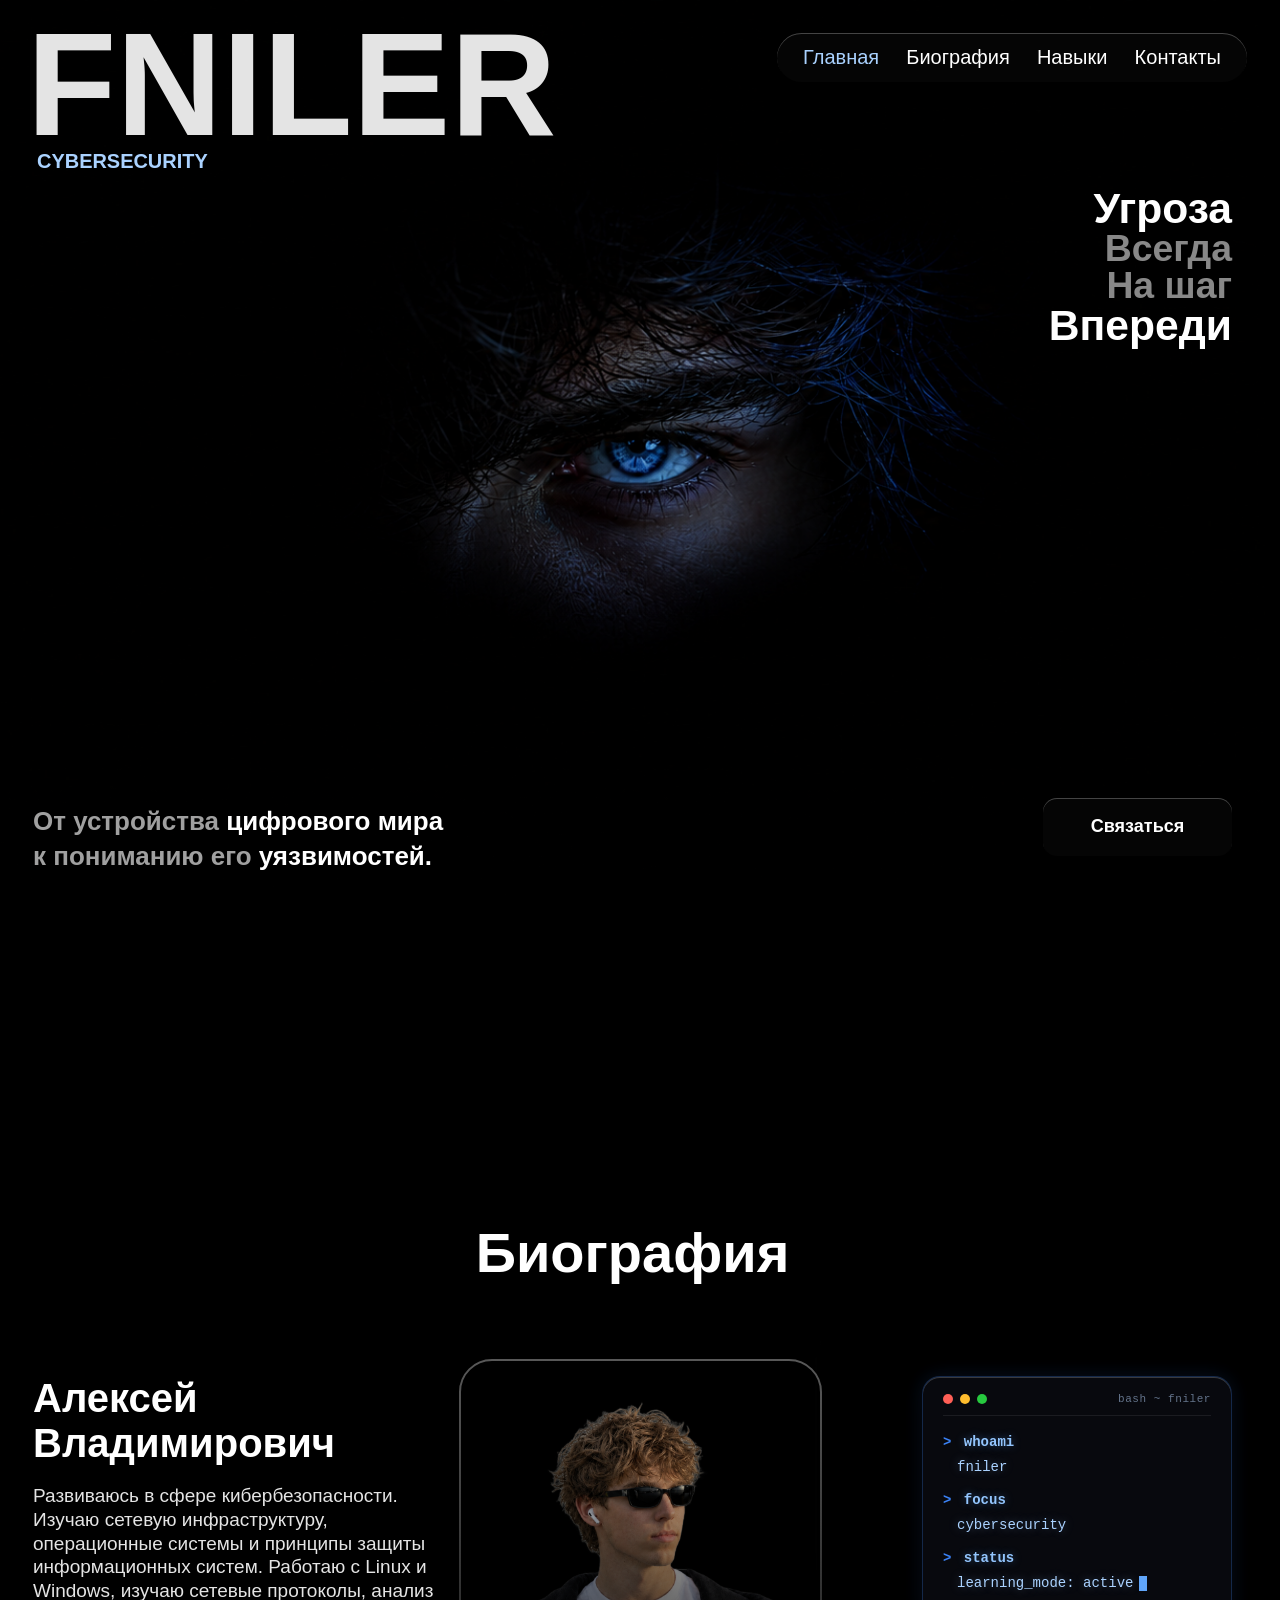
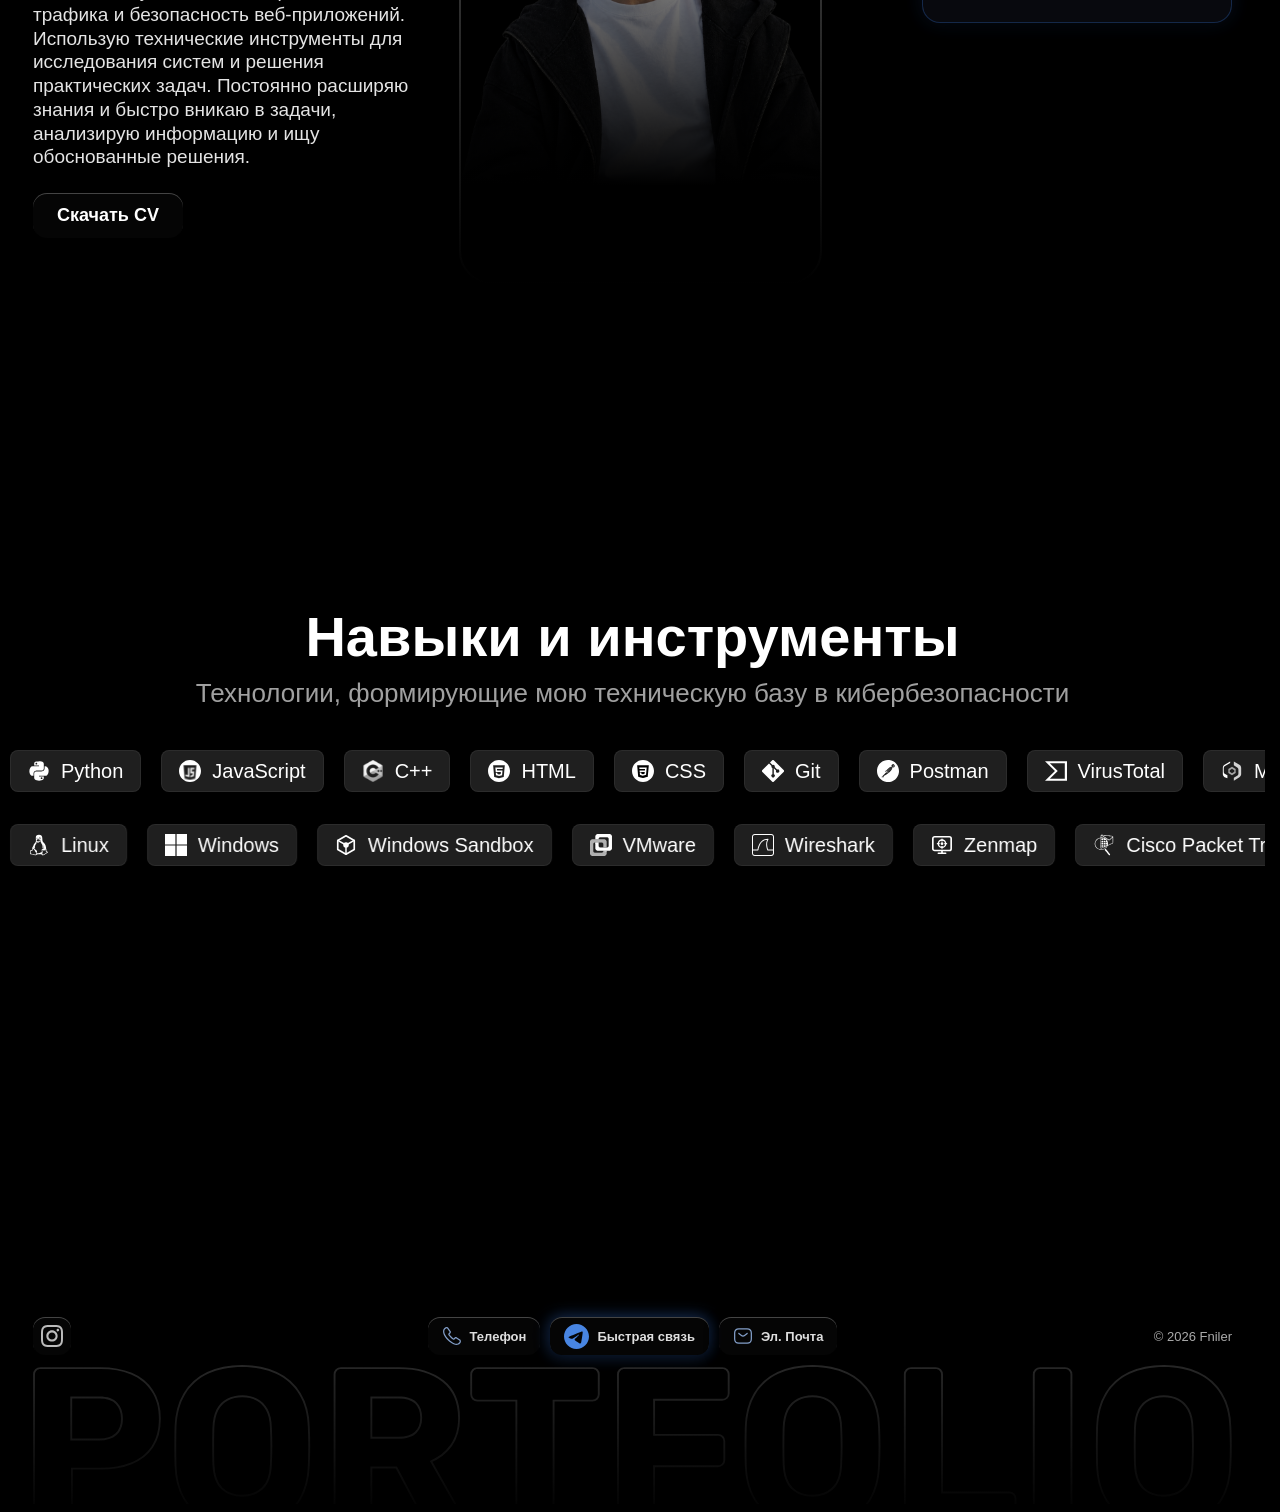
<file: index.html>
<!DOCTYPE html>
<html lang="ru">
<head>
    <meta charset="UTF-8">
    <meta name="viewport" content="width=device-width, initial-scale=1.0">
    <meta http-equiv="Content-Security-Policy" content="default-src 'self'; script-src 'self' 'unsafe-inline' https://mc.yandex.ru https://www.googletagmanager.com; style-src 'self' 'unsafe-inline' https://fonts.googleapis.com; font-src 'self' https://fonts.gstatic.com; img-src 'self' data: https:; connect-src 'self' https://mc.yandex.ru https://www.google-analytics.com; object-src 'none'; base-uri 'self';">
    <meta http-equiv="Permissions-Policy" content="camera=(), microphone=(), geolocation=(), payment=(), usb=()">
    <meta name="referrer" content="strict-origin-when-cross-origin">
    <meta name="description" content="Портфолио FNILER — специалист по кибербезопасности. Исследование систем, анализ сетевой инфраструктуры и защита веб-приложений.">
    <meta name="keywords" content="FNILER, кибербезопасность, cybersecurity, портфолио, информационная безопасность">
    <meta name="author" content="Fniler">
    <link rel="canonical" href="https://fniler.github.io/cybersecport/">
    <meta property="og:title" content="FNILER — Cybersecurity Portfolio">
    <meta property="og:description" content="От устройства цифрового мира к пониманию его уязвимостей.">
    <meta property="og:type" content="website">
    <meta property="og:url" content="https://fniler.github.io/cybersecport/">
    <meta property="og:image" content="https://fniler.github.io/cybersecport/res/imgbackg.png">
    <meta name="twitter:card" content="summary_large_image">
    <link rel="icon" type="image/svg+xml" href="favicon.svg">
    <meta name="google-site-verification" content="qoK2780CLeRFeyREnGXswpW5UXPVj-ybcR8awYq_tNg" />
    <title>FNILER — Cybersecurity</title>
    <link rel="stylesheet" href="style.css?v=23">
    <link rel="preconnect" href="https://fonts.googleapis.com">
    <link rel="preconnect" href="https://fonts.gstatic.com" crossorigin>
    <link href="https://fonts.googleapis.com/css2?family=Rubik:wght@400;500;600;700&family=Schibsted+Grotesk:wght@400;500;600;700&display=swap" rel="stylesheet">
</head>
<body>

    <!-- ШАПКА -->
    <header class="shapka">
        <nav class="menu" aria-label="Основная навигация">
            <ul class="menu-list">
                <li><a class="menu-link" href="#home">Главная</a></li>
                <li><a class="menu-link" href="#biography">Биография</a></li>
                <li><a class="menu-link" href="#skills">Навыки</a></li>
                <li><a class="menu-link" href="#contacts">Контакты</a></li>
            </ul>
        </nav>
    </header>

    <!-- УВЕДОМЛЕНИЕ -->
    <div id="toast" class="toast" role="status" aria-live="polite">
        <svg class="toast-icon" viewBox="0 0 24 24" aria-hidden="true"><path d="M20 6 9 17l-5-5"/></svg>
        <span class="toast-text">Скопировано</span>
    </div>

    <main>

        <!-- ХЕРО -->
        <section id="home" class="hero">
            <img class="hero-bg" src="res/imgbackg.png" alt="">

            <div class="hero-brand">
                <h1 class="hero-title">FNILER</h1>
                <p class="hero-sub">CYBERSECURITY</p>
            </div>

            <p class="slogan">
                <span class="slogan-line slogan-line--white">Угроза</span>
                <span class="slogan-line slogan-line--gray">Всегда</span>
                <span class="slogan-line slogan-line--gray">На шаг</span>
                <span class="slogan-line slogan-line--white">Впереди</span>
            </p>

            <p class="hero-text">
                От устройства <span>цифрового мира</span><br>
                к пониманию его <span>уязвимостей.</span>
            </p>

            <a class="contact-btn" href="#contacts">Связаться</a>
        </section>


        <!-- БИОГРАФИЯ -->
        <section id="biography" class="bio">
            <h2 class="bio-title">Биография</h2>

            <div class="bio-row">

                <div class="bio-info">
                    <h3 class="bio-name">Алексей Владимирович</h3>

                    <p class="bio-text">
                        Развиваюсь в сфере кибербезопасности. Изучаю сетевую инфраструктуру,
                        операционные системы и принципы защиты информационных систем.
                        Работаю с Linux и Windows, изучаю сетевые протоколы, анализ трафика
                        и безопасность веб-приложений. Использую технические инструменты
                        для исследования систем и решения практических задач.
                        Постоянно расширяю знания и быстро вникаю в задачи, анализирую
                        информацию и ищу обоснованные решения.
                    </p>

                    <a class="cv-btn" href="res/CV_Grudino.pdf" download="CV_Grudino.pdf">Скачать CV</a>
                </div>

                <figure class="bio-photo">
                    <img src="res/biography-photo.svg" alt="Алексей Владимирович">
                </figure>

                <div class="bio-terminal" aria-label="Терминал">
                    <div class="terminal-header">
                        <div class="terminal-dots">
                            <span class="terminal-dot terminal-dot--red"></span>
                            <span class="terminal-dot terminal-dot--yellow"></span>
                            <span class="terminal-dot terminal-dot--green"></span>
                        </div>
                        <span class="terminal-title">bash ~ fniler</span>
                    </div>
                    <div class="terminal-body">
                        <p class="terminal-line"><span class="terminal-prompt">&gt;</span> <span class="terminal-cmd">whoami</span></p>
                        <p class="terminal-out">fniler</p>
                        <p class="terminal-line"><span class="terminal-prompt">&gt;</span> <span class="terminal-cmd">focus</span></p>
                        <p class="terminal-out">cybersecurity</p>
                        <p class="terminal-line"><span class="terminal-prompt">&gt;</span> <span class="terminal-cmd">status</span></p>
                        <p class="terminal-out">learning_mode: active<span class="terminal-cursor"></span></p>
                    </div>
                </div>

            </div>
        </section>


        <!-- НАВЫКИ -->
        <section id="skills" class="skills">
            <h2 class="skills-title">Навыки и инструменты</h2>
            <p class="skills-sub">Технологии, формирующие мою техническую базу в кибербезопасности</p>

            <div class="marquee">
                <div class="marquee-track">
                    <ul class="marquee-list">
                        <li class="skill" style="--skill-glow: 59, 142, 237">
                            <img class="skill-icon" src="res/python.svg" alt="">
                            Python
                        </li>
                        <li class="skill" style="--skill-glow: 255, 222, 33">
                            <img class="skill-icon" src="res/js.svg" alt="">
                            JavaScript
                        </li>
                        <li class="skill" style="--skill-glow: 14, 132, 232">
                            <img class="skill-icon" src="res/c++.svg" alt="">
                            C++
                        </li>
                        <li class="skill" style="--skill-glow: 255, 87, 34">
                            <img class="skill-icon" src="res/html.svg" alt="">
                            HTML
                        </li>
                        <li class="skill" style="--skill-glow: 33, 150, 243">
                            <img class="skill-icon" src="res/css.svg" alt="">
                            CSS
                        </li>
                        <li class="skill" style="--skill-glow: 240, 80, 50">
                            <img class="skill-icon" src="res/git.svg" alt="">
                            Git
                        </li>
                        <li class="skill" style="--skill-glow: 255, 108, 55">
                            <img class="skill-icon" src="res/postman.svg" alt="">
                            Postman
                        </li>
                        <li class="skill" style="--skill-glow: 57, 78, 255">
                            <img class="skill-icon" src="res/virustotal.svg" alt="">
                            VirusTotal
                        </li>
                        <li class="skill" style="--skill-glow: 0, 120, 212">
                            <img class="skill-icon" src="res/m365.svg" alt="">
                            Microsoft 365
                        </li>
                        <li class="skill" style="--skill-glow: 246, 130, 31">
                            <img class="skill-icon" src="res/cloudflare.svg" alt="">
                            Cloudflare
                        </li>
                        <li class="skill" style="--skill-glow: 255, 75, 60">
                            <img class="skill-icon" src="res/mitre.svg" alt="">
                            MITRE ATT&CK
                        </li>
                    </ul>
<ul class="marquee-list" aria-hidden="true">
                        <li class="skill" style="--skill-glow: 59, 142, 237">
                            <img class="skill-icon" src="res/python.svg" alt="">
                            Python
                        </li>
                        <li class="skill" style="--skill-glow: 255, 222, 33">
                            <img class="skill-icon" src="res/js.svg" alt="">
                            JavaScript
                        </li>
                        <li class="skill" style="--skill-glow: 14, 132, 232">
                            <img class="skill-icon" src="res/c++.svg" alt="">
                            C++
                        </li>
                        <li class="skill" style="--skill-glow: 255, 87, 34">
                            <img class="skill-icon" src="res/html.svg" alt="">
                            HTML
                        </li>
                        <li class="skill" style="--skill-glow: 33, 150, 243">
                            <img class="skill-icon" src="res/css.svg" alt="">
                            CSS
                        </li>
                        <li class="skill" style="--skill-glow: 240, 80, 50">
                            <img class="skill-icon" src="res/git.svg" alt="">
                            Git
                        </li>
                        <li class="skill" style="--skill-glow: 255, 108, 55">
                            <img class="skill-icon" src="res/postman.svg" alt="">
                            Postman
                        </li>
                        <li class="skill" style="--skill-glow: 57, 78, 255">
                            <img class="skill-icon" src="res/virustotal.svg" alt="">
                            VirusTotal
                        </li>
                        <li class="skill" style="--skill-glow: 0, 120, 212">
                            <img class="skill-icon" src="res/m365.svg" alt="">
                            Microsoft 365
                        </li>
                        <li class="skill" style="--skill-glow: 246, 130, 31">
                            <img class="skill-icon" src="res/cloudflare.svg" alt="">
                            Cloudflare
                        </li>
                        <li class="skill" style="--skill-glow: 255, 75, 60">
                            <img class="skill-icon" src="res/mitre.svg" alt="">
                            MITRE ATT&CK
                        </li>
                    </ul>
<ul class="marquee-list" aria-hidden="true">
                        <li class="skill" style="--skill-glow: 59, 142, 237">
                            <img class="skill-icon" src="res/python.svg" alt="">
                            Python
                        </li>
                        <li class="skill" style="--skill-glow: 255, 222, 33">
                            <img class="skill-icon" src="res/js.svg" alt="">
                            JavaScript
                        </li>
                        <li class="skill" style="--skill-glow: 14, 132, 232">
                            <img class="skill-icon" src="res/c++.svg" alt="">
                            C++
                        </li>
                        <li class="skill" style="--skill-glow: 255, 87, 34">
                            <img class="skill-icon" src="res/html.svg" alt="">
                            HTML
                        </li>
                        <li class="skill" style="--skill-glow: 33, 150, 243">
                            <img class="skill-icon" src="res/css.svg" alt="">
                            CSS
                        </li>
                        <li class="skill" style="--skill-glow: 240, 80, 50">
                            <img class="skill-icon" src="res/git.svg" alt="">
                            Git
                        </li>
                        <li class="skill" style="--skill-glow: 255, 108, 55">
                            <img class="skill-icon" src="res/postman.svg" alt="">
                            Postman
                        </li>
                        <li class="skill" style="--skill-glow: 57, 78, 255">
                            <img class="skill-icon" src="res/virustotal.svg" alt="">
                            VirusTotal
                        </li>
                        <li class="skill" style="--skill-glow: 0, 120, 212">
                            <img class="skill-icon" src="res/m365.svg" alt="">
                            Microsoft 365
                        </li>
                        <li class="skill" style="--skill-glow: 246, 130, 31">
                            <img class="skill-icon" src="res/cloudflare.svg" alt="">
                            Cloudflare
                        </li>
                        <li class="skill" style="--skill-glow: 255, 75, 60">
                            <img class="skill-icon" src="res/mitre.svg" alt="">
                            MITRE ATT&CK
                        </li>
                    </ul>
<ul class="marquee-list" aria-hidden="true">
                        <li class="skill" style="--skill-glow: 59, 142, 237">
                            <img class="skill-icon" src="res/python.svg" alt="">
                            Python
                        </li>
                        <li class="skill" style="--skill-glow: 255, 222, 33">
                            <img class="skill-icon" src="res/js.svg" alt="">
                            JavaScript
                        </li>
                        <li class="skill" style="--skill-glow: 14, 132, 232">
                            <img class="skill-icon" src="res/c++.svg" alt="">
                            C++
                        </li>
                        <li class="skill" style="--skill-glow: 255, 87, 34">
                            <img class="skill-icon" src="res/html.svg" alt="">
                            HTML
                        </li>
                        <li class="skill" style="--skill-glow: 33, 150, 243">
                            <img class="skill-icon" src="res/css.svg" alt="">
                            CSS
                        </li>
                        <li class="skill" style="--skill-glow: 240, 80, 50">
                            <img class="skill-icon" src="res/git.svg" alt="">
                            Git
                        </li>
                        <li class="skill" style="--skill-glow: 255, 108, 55">
                            <img class="skill-icon" src="res/postman.svg" alt="">
                            Postman
                        </li>
                        <li class="skill" style="--skill-glow: 57, 78, 255">
                            <img class="skill-icon" src="res/virustotal.svg" alt="">
                            VirusTotal
                        </li>
                        <li class="skill" style="--skill-glow: 0, 120, 212">
                            <img class="skill-icon" src="res/m365.svg" alt="">
                            Microsoft 365
                        </li>
                        <li class="skill" style="--skill-glow: 246, 130, 31">
                            <img class="skill-icon" src="res/cloudflare.svg" alt="">
                            Cloudflare
                        </li>
                        <li class="skill" style="--skill-glow: 255, 75, 60">
                            <img class="skill-icon" src="res/mitre.svg" alt="">
                            MITRE ATT&CK
                        </li>
                    </ul>
                </div>
            </div>

            <div class="marquee marquee--reverse">
                <div class="marquee-track">
                    <ul class="marquee-list">
                        <li class="skill" style="--skill-glow: 255, 209, 43">
                            <img class="skill-icon" src="res/linux.svg" alt="">
                            Linux
                        </li>
                        <li class="skill" style="--skill-glow: 0, 173, 239">
                            <img class="skill-icon" src="res/windows.svg" alt="">
                            Windows
                        </li>
                        <li class="skill" style="--skill-glow: 0, 120, 215">
                            <img class="skill-icon" src="res/sandbox.svg" alt="">
                            Windows Sandbox
                        </li>
                        <li class="skill" style="--skill-glow: 0, 155, 232">
                            <img class="skill-icon" src="res/vmware.svg" alt="">
                            VMware
                        </li>
                        <li class="skill" style="--skill-glow: 22, 140, 230">
                            <img class="skill-icon" src="res/wireshark.svg" alt="">
                            Wireshark
                        </li>
                        <li class="skill" style="--skill-glow: 52, 211, 153">
                            <img class="skill-icon" src="res/zenmap.svg" alt="">
                            Zenmap
                        </li>
                        <li class="skill" style="--skill-glow: 4, 159, 217">
                            <img class="skill-icon" src="res/cisco.svg" alt="">
                            Cisco Packet Tracer
                        </li>
                        <li class="skill" style="--skill-glow: 16, 185, 129">
                            <img class="skill-icon" src="res/veracrypt.svg" alt="">
                            VeraCrypt
                        </li>
                        <li class="skill" style="--skill-glow: 245, 158, 11">
                            <img class="skill-icon" src="res/kleopatra.svg" alt="">
                            Kleopatra
                        </li>
                        <li class="skill" style="--skill-glow: 240, 240, 255">
                            <img class="skill-icon" src="res/Github.svg" alt="">
                            GitHub
                        </li>
                    </ul>
<ul class="marquee-list" aria-hidden="true">
                        <li class="skill" style="--skill-glow: 255, 209, 43">
                            <img class="skill-icon" src="res/linux.svg" alt="">
                            Linux
                        </li>
                        <li class="skill" style="--skill-glow: 0, 173, 239">
                            <img class="skill-icon" src="res/windows.svg" alt="">
                            Windows
                        </li>
                        <li class="skill" style="--skill-glow: 0, 120, 215">
                            <img class="skill-icon" src="res/sandbox.svg" alt="">
                            Windows Sandbox
                        </li>
                        <li class="skill" style="--skill-glow: 0, 155, 232">
                            <img class="skill-icon" src="res/vmware.svg" alt="">
                            VMware
                        </li>
                        <li class="skill" style="--skill-glow: 22, 140, 230">
                            <img class="skill-icon" src="res/wireshark.svg" alt="">
                            Wireshark
                        </li>
                        <li class="skill" style="--skill-glow: 52, 211, 153">
                            <img class="skill-icon" src="res/zenmap.svg" alt="">
                            Zenmap
                        </li>
                        <li class="skill" style="--skill-glow: 4, 159, 217">
                            <img class="skill-icon" src="res/cisco.svg" alt="">
                            Cisco Packet Tracer
                        </li>
                        <li class="skill" style="--skill-glow: 16, 185, 129">
                            <img class="skill-icon" src="res/veracrypt.svg" alt="">
                            VeraCrypt
                        </li>
                        <li class="skill" style="--skill-glow: 245, 158, 11">
                            <img class="skill-icon" src="res/kleopatra.svg" alt="">
                            Kleopatra
                        </li>
                        <li class="skill" style="--skill-glow: 240, 240, 255">
                            <img class="skill-icon" src="res/Github.svg" alt="">
                            GitHub
                        </li>
                    </ul>
<ul class="marquee-list" aria-hidden="true">
                        <li class="skill" style="--skill-glow: 255, 209, 43">
                            <img class="skill-icon" src="res/linux.svg" alt="">
                            Linux
                        </li>
                        <li class="skill" style="--skill-glow: 0, 173, 239">
                            <img class="skill-icon" src="res/windows.svg" alt="">
                            Windows
                        </li>
                        <li class="skill" style="--skill-glow: 0, 120, 215">
                            <img class="skill-icon" src="res/sandbox.svg" alt="">
                            Windows Sandbox
                        </li>
                        <li class="skill" style="--skill-glow: 0, 155, 232">
                            <img class="skill-icon" src="res/vmware.svg" alt="">
                            VMware
                        </li>
                        <li class="skill" style="--skill-glow: 22, 140, 230">
                            <img class="skill-icon" src="res/wireshark.svg" alt="">
                            Wireshark
                        </li>
                        <li class="skill" style="--skill-glow: 52, 211, 153">
                            <img class="skill-icon" src="res/zenmap.svg" alt="">
                            Zenmap
                        </li>
                        <li class="skill" style="--skill-glow: 4, 159, 217">
                            <img class="skill-icon" src="res/cisco.svg" alt="">
                            Cisco Packet Tracer
                        </li>
                        <li class="skill" style="--skill-glow: 16, 185, 129">
                            <img class="skill-icon" src="res/veracrypt.svg" alt="">
                            VeraCrypt
                        </li>
                        <li class="skill" style="--skill-glow: 245, 158, 11">
                            <img class="skill-icon" src="res/kleopatra.svg" alt="">
                            Kleopatra
                        </li>
                        <li class="skill" style="--skill-glow: 240, 240, 255">
                            <img class="skill-icon" src="res/Github.svg" alt="">
                            GitHub
                        </li>
                    </ul>
<ul class="marquee-list" aria-hidden="true">
                        <li class="skill" style="--skill-glow: 255, 209, 43">
                            <img class="skill-icon" src="res/linux.svg" alt="">
                            Linux
                        </li>
                        <li class="skill" style="--skill-glow: 0, 173, 239">
                            <img class="skill-icon" src="res/windows.svg" alt="">
                            Windows
                        </li>
                        <li class="skill" style="--skill-glow: 0, 120, 215">
                            <img class="skill-icon" src="res/sandbox.svg" alt="">
                            Windows Sandbox
                        </li>
                        <li class="skill" style="--skill-glow: 0, 155, 232">
                            <img class="skill-icon" src="res/vmware.svg" alt="">
                            VMware
                        </li>
                        <li class="skill" style="--skill-glow: 22, 140, 230">
                            <img class="skill-icon" src="res/wireshark.svg" alt="">
                            Wireshark
                        </li>
                        <li class="skill" style="--skill-glow: 52, 211, 153">
                            <img class="skill-icon" src="res/zenmap.svg" alt="">
                            Zenmap
                        </li>
                        <li class="skill" style="--skill-glow: 4, 159, 217">
                            <img class="skill-icon" src="res/cisco.svg" alt="">
                            Cisco Packet Tracer
                        </li>
                        <li class="skill" style="--skill-glow: 16, 185, 129">
                            <img class="skill-icon" src="res/veracrypt.svg" alt="">
                            VeraCrypt
                        </li>
                        <li class="skill" style="--skill-glow: 245, 158, 11">
                            <img class="skill-icon" src="res/kleopatra.svg" alt="">
                            Kleopatra
                        </li>
                        <li class="skill" style="--skill-glow: 240, 240, 255">
                            <img class="skill-icon" src="res/Github.svg" alt="">
                            GitHub
                        </li>
                    </ul>
                </div>
            </div>
        </section>

    </main>

    <!-- ПОДВАЛ -->
    <footer id="contacts" class="site-footer">
        <div class="footer-top">
            <nav class="footer-socials" aria-label="Социальные сети">
                <a class="footer-social" href="https://www.instagram.com/fniler_ru?cplk=MTFnbXV5bmw4dWt3eg%3D%3D&utm_source=qr" target="_blank" rel="noopener noreferrer" aria-label="Instagram">
                    <img class="footer-social-icon" src="res/Instagram.svg" alt="Instagram">
                </a>
            </nav>

            <div class="footer-contacts" aria-label="Контактная информация">
                <button type="button" class="footer-pill footer-pill--copy" data-copy="+375293509449" aria-label="Скопировать телефон">
                    <img class="footer-pill-icon" src="res/call.svg" alt="">
                    <span class="footer-pill-text">Телефон</span>
                </button>
                <a class="footer-pill footer-pill--telegram" href="https://t.me/fniler" target="_blank" rel="noopener noreferrer">
                    <img class="telegram-icon" src="res/Telegram.svg" alt="">
                    Быстрая связь
                </a>
                <button type="button" class="footer-pill footer-pill--copy" data-copy="alexeygruworked@gmail.com" aria-label="Скопировать эл. почту">
                    <img class="footer-pill-icon" src="res/sms.svg" alt="">
                    <span class="footer-pill-text">Эл. Почта</span>
                </button>
            </div>

            <p class="footer-copy">© 2026 Fniler</p>
        </div>
        <img class="footer-wordmark" src="res/PORTFOLIO.svg" alt="Portfolio">
    </footer>

    <!-- СКРИПТ -->
    <script src="anim.js?v=21"></script>
</body>
</html>
</file>
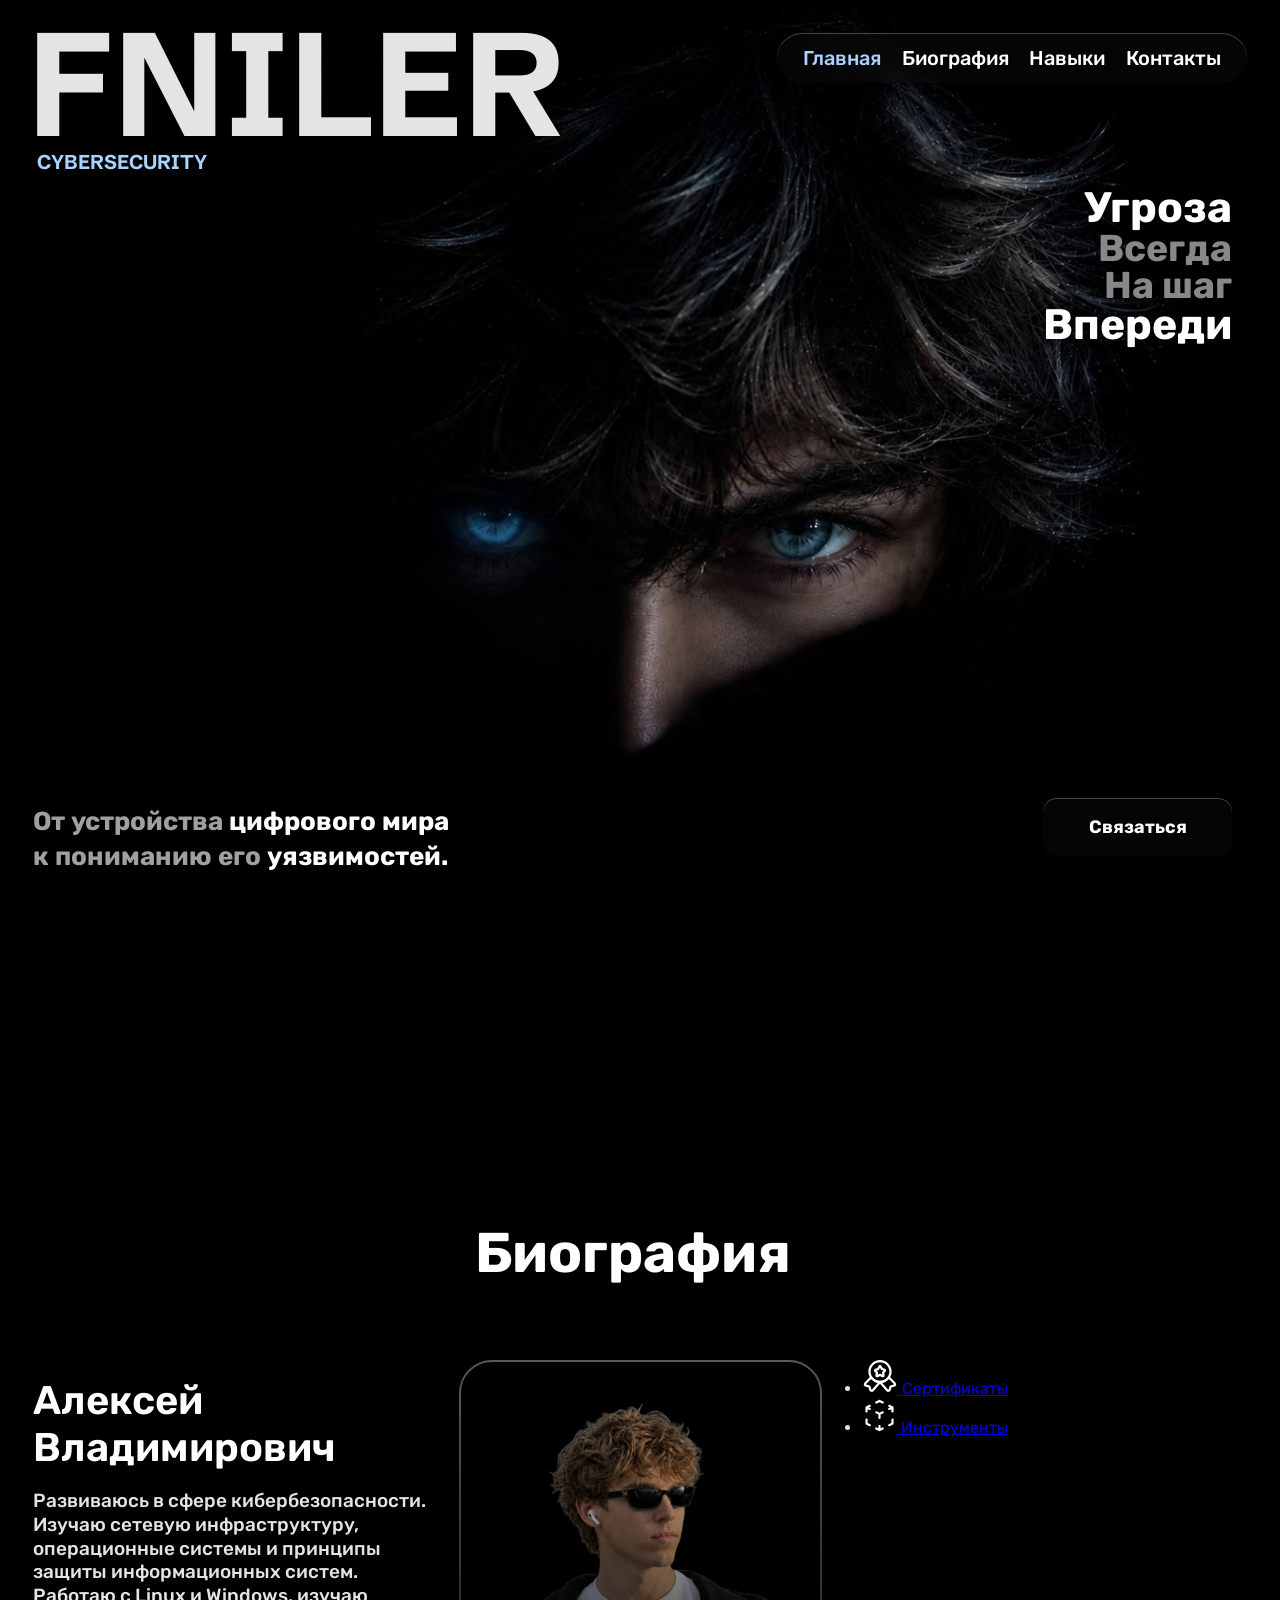
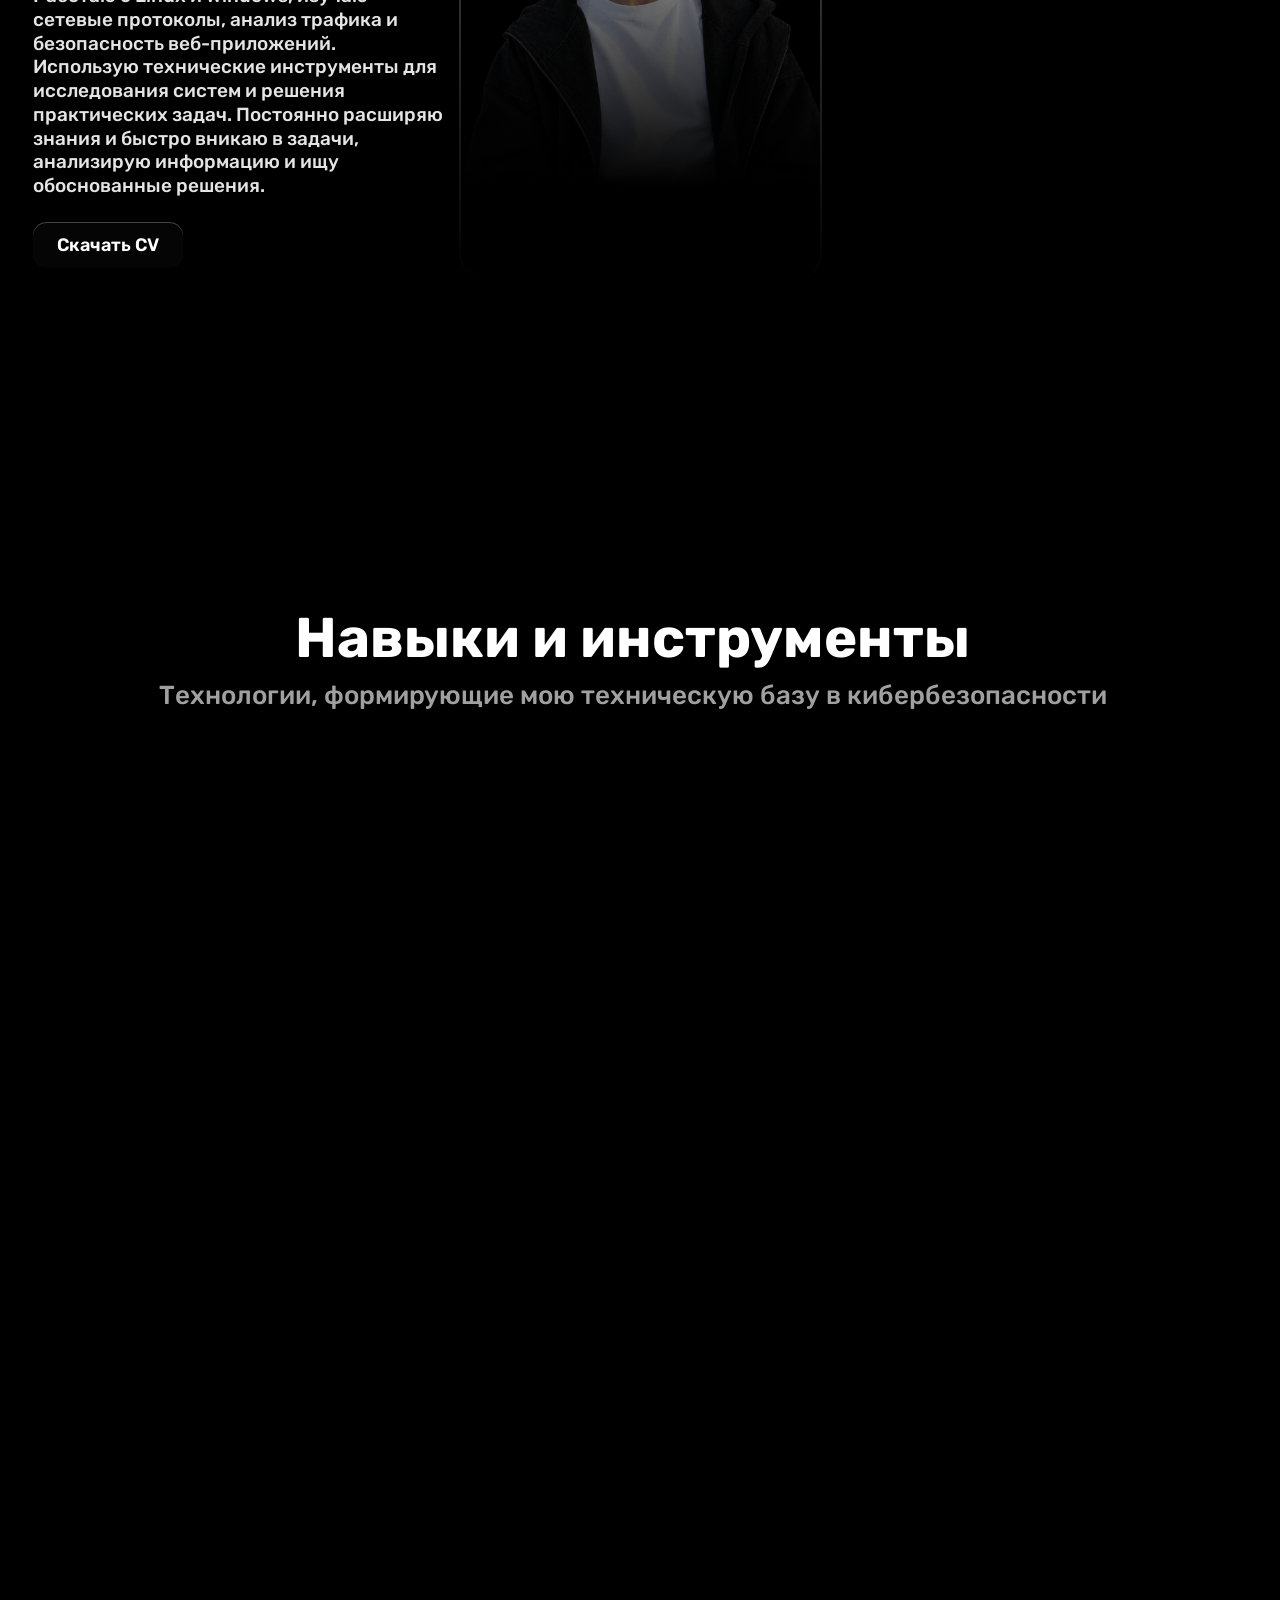
<file: main.html>
﻿<!DOCTYPE html>
<html lang="ru">
<head>
    <meta charset="UTF-8">
    <meta name="viewport" content="width=device-width, initial-scale=1.0">
    <title>FNILER — Cybersecurity</title>
    <link rel="stylesheet" href="style.css">
    <link rel="preconnect" href="https://fonts.googleapis.com">
    <link rel="preconnect" href="https://fonts.gstatic.com" crossorigin>
    <link href="https://fonts.googleapis.com/css2?family=Rubik:wght@400;500;600;700&family=Schibsted+Grotesk:wght@400;500;600;700&display=swap" rel="stylesheet">
</head>
<body>

    <header class="shapka">
        <nav class="menu" aria-label="Основная навигация">
            <ul class="menu-list">
                <li><a class="menu-link" href="#home">Главная</a></li>
                <li><a class="menu-link" href="#biography">Биография</a></li>
                <li><a class="menu-link" href="#skills">Навыки</a></li>
                <li><a class="menu-link" href="#contacts">Контакты</a></li>
            </ul>
        </nav>
    </header>

    <main>

        <section id="home" class="hero">
            <img class="hero-bg" src="imgbackg.png" alt="">

            <div class="hero-brand">
                <h1 class="hero-title">FNILER</h1>
                <p class="hero-sub">CYBERSECURITY</p>
            </div>

            <p class="slogan">
                <span class="slogan-line slogan-line--white">Угроза</span>
                <span class="slogan-line slogan-line--gray">Всегда</span>
                <span class="slogan-line slogan-line--gray">На шаг</span>
                <span class="slogan-line slogan-line--white">Впереди</span>
            </p>

            <p class="hero-text">
                От устройства <span>цифрового мира</span><br>
                к пониманию его <span>уязвимостей.</span>
            </p>

            <a class="contact-btn" href="#contacts">Связаться</a>
        </section>


        <section id="biography" class="bio">
            <h2 class="bio-title">Биография</h2>

            <div class="bio-row">

                <div class="bio-info">
                    <h3 class="bio-name">Алексей Владимирович</h3>

                    <p class="bio-text">
                        Развиваюсь в сфере кибербезопасности. Изучаю сетевую инфраструктуру,
                        операционные системы и принципы защиты информационных систем.
                        Работаю с Linux и Windows, изучаю сетевые протоколы, анализ трафика
                        и безопасность веб-приложений. Использую технические инструменты
                        для исследования систем и решения практических задач.
                        Постоянно расширяю знания и быстро вникаю в задачи, анализирую
                        информацию и ищу обоснованные решения.
                    </p>

                    <a class="cv-btn" href="#">Скачать CV</a>
                </div>

                <figure class="bio-photo">
                    <img src="biography-photo.svg" alt="Алексей Владимирович">
                </figure>

                <ul class="bio-links">
                    <li>
                        <a class="bio-link" href="#certificates">
                            <img class="link-icon" src="Icon-medal.svg" alt="">
                            Сертификаты
                        </a>
                    </li>
                    <li>
                        <a class="bio-link" href="#tools">
                            <img class="link-icon" src="Icon-tools.svg" alt="">
                            Инструменты
                        </a>
                    </li>
                </ul>

            </div>
        </section>


        <section id="skills" class="skills">
            <h2 class="skills-title">Навыки и инструменты</h2>
            <p class="skills-sub">Технологии, формирующие мою техническую базу в кибербезопасности</p>
        </section>

        <section id="contacts" class="stub"></section>

    </main>

    <script src="anim.js"></script>
</body>
</html>
</file>
<file: style.css>
﻿/* ОБЩИЕ СТИЛИ */
:root {
    --edge: 33px;
    --line: 1.35em;
    --line-px: clamp(27px, 2.74vw, 52.65px);
    --menu-w: min(470px, calc(100vw - var(--edge) * 2));
}

* {
    box-sizing: border-box;
}

html {
    scroll-behavior: smooth;
    scrollbar-gutter: stable;
}

body {
    margin: 0;
    background: #000;
    color: #e4e4e4;
    font-family: 'Rubik', sans-serif;
}

button,
input,
textarea,
select {
    font: inherit;
}

a:focus-visible,
button:focus-visible {
    outline: 2px solid #aad2ff;
    outline-offset: 3px;
}

/* ШАПКА */
.shapka {
    position: fixed;
    top: var(--edge);
    right: 50%;
    transform: translateX(calc(50vw - var(--edge)));
    z-index: 100;
    will-change: transform;
    transition: transform 0.5s cubic-bezier(0.25, 1, 0.5, 1);
}

.shapka--center {
    transform: translateX(50%);
}

@media (max-width: 900px) {
    .shapka {
        right: 50%;
        transform: translateX(50%);
        transition: none;
    }

    .shapka--center {
        transform: translateX(50%);
    }
}

.menu {
    width: var(--menu-w);
    padding: 13px 26px;
    border-radius: 70px;
    background: rgba(20, 20, 20, 0.25);
    backdrop-filter: blur(12px);
    -webkit-backdrop-filter: blur(12px);
    box-shadow: inset 0 1px 0 rgba(255, 255, 255, 0.25), 0 4px 14px rgba(0, 0, 0, 0.5);
}

.menu-list {
    display: flex;
    justify-content: space-between;
    gap: 15px;
    margin: 0;
    padding: 0;
    list-style: none;
}

.menu-link {
    font-size: 20px;
    font-weight: 500;
    color: #fff;
    text-decoration: none;
    white-space: nowrap;
    transition: color 0.2s;
}

.menu-link.active {
    color: #aad2ff;
}

/* ГЕРОЙ */
.hero {
    position: relative;
    isolation: isolate;
    display: grid;
    grid-template-columns: 1fr auto;
    grid-template-rows: auto 1fr;
    min-height: 100vh;
    padding: var(--edge) var(--edge) 0;
    overflow: hidden;
    align-items: start;
}

.hero-bg {
    position: absolute;
    inset: 0;
    z-index: -1;
    width: 100%;
    height: 100%;
    object-fit: cover;
    object-position: center top;
}

.hero::after {
    content: "";
    position: absolute;
    inset: 0;
    z-index: -1;
    background: linear-gradient(to bottom, transparent 75%, #000 100%);
    pointer-events: none;
}

.hero-brand {
    grid-column: 1;
    grid-row: 1;
}

.hero-title {
    margin: -0.1em 0 0 -0.043em;
    font-family: 'Schibsted Grotesk', sans-serif;
    font-size: clamp(72px, 11.46vw, 220px);
    line-height: 0.9;
}

.hero-sub {
    margin: 0;
    padding-left: 4px;
    font-family: 'Schibsted Grotesk', sans-serif;
    font-size: clamp(16px, 1.56vw, 30px);
    font-weight: 700;
    color: #aad2ff;
}

.slogan {
    grid-column: 2;
    grid-row: 1;
    display: flex;
    flex-direction: column;
    align-items: flex-end;
    margin: 154px 0 0;
}

.slogan-line {
    font-weight: 700;
    line-height: 1;
}

.slogan-line--white {
    color: #fff;
    font-size: clamp(30px, 3.33vw, 64px);
}

.slogan-line--gray {
    color: #888;
    font-size: clamp(26px, 2.92vw, 56px);
}

.hero-text {
    grid-column: 1;
    grid-row: 2;
    align-self: end;
    font-size: clamp(20px, 2.03vw, 39px);
    font-weight: 700;
    line-height: var(--line);
    color: #a0a0a0;
}

.hero-text span {
    color: #fff;
}

.contact-btn {
    grid-column: 2;
    grid-row: 2;
    align-self: end;
    --cap-line: calc(1.7618 * var(--line-px) + 0.6333 * clamp(20px, 2.03vw, 39px));
    margin-bottom: calc(var(--line-px) + (var(--cap-line) - var(--line-px)) - 68px / 2);
    justify-self: end;
    display: flex;
    align-items: center;
    justify-content: center;
    height: 58px;
    width: 189px;
    padding: 0 20px;
    font-size: clamp(18px, 1.35vw, 26px);
    font-weight: 700;
    color: #fff;
    text-decoration: none;
    border-radius: 14px;
    background: rgba(20, 20, 20, 0.25);
    backdrop-filter: blur(12px);
    -webkit-backdrop-filter: blur(12px);
    box-shadow: inset 0 1px 0 rgba(255, 255, 255, 0.25), 0 4px 14px rgba(0, 0, 0, 0.5);
    transition: background 0.2s, transform 0.1s;
}

.contact-btn:hover {
    background: rgba(20, 20, 20, 0.45);
}

.contact-btn:active {
    transform: scale(0.97);
}

/* БИОГРАФИЯ */
.bio {
    padding: 320px var(--edge) 0;
}

.bio-title {
    margin: 0 0 56px;
    text-align: center;
    font-size: 56px;
    color: #fff;
}

.bio-row {
    display: grid;
    grid-template-columns: 1fr auto 1fr;
    align-items: start;
}

.bio-info {
    max-width: 500px;
    padding-top: 35px;
}

.bio-name {
    margin: 0 0 18px;
    font-size: 40px;
    font-weight: 600;
    color: #fff;
}

.bio-text {
    margin: 0 0 24px;
    font-size: 19px;
    font-weight: 500;
    line-height: 1.25;
}

.cv-btn {
    display: inline-flex;
    align-items: center;
    justify-content: center;
    padding: 12px 24px;
    font-size: 18px;
    font-weight: 600;
    color: #fff;
    text-decoration: none;
    border-radius: 14px;
    background: rgba(20, 20, 20, 0.25);
    backdrop-filter: blur(12px);
    -webkit-backdrop-filter: blur(12px);
    box-shadow: inset 0 1px 0 rgba(255, 255, 255, 0.25), 0 4px 14px rgba(0, 0, 0, 0.5);
    transition: background 0.2s, transform 0.1s;
}

.cv-btn:hover {
    background: rgba(20, 20, 20, 0.45);
}

.cv-btn:active {
    transform: scale(0.97);
}

.bio-photo {
    width: 378px;
    margin: 0;
}

.bio-photo img {
    display: block;
    width: 100%;
    height: auto;
}

.bio-terminal {
    justify-self: end;
    width: 310px;
    margin: 0;
    margin-top: 35px;
    padding: 16px 20px 20px;
    background: rgba(18, 22, 32, 0.45);
    backdrop-filter: blur(14px);
    -webkit-backdrop-filter: blur(14px);
    border: 1px solid rgba(59, 130, 246, 0.25);
    border-radius: 18px;
    box-shadow: inset 0 1px 0 rgba(255, 255, 255, 0.2),
                0 8px 30px rgba(0, 0, 0, 0.6),
                0 0 20px rgba(59, 130, 246, 0.15);
    font-family: 'Consolas', 'Monaco', 'Courier New', monospace;
    transition: border-color 0.3s ease, box-shadow 0.3s ease;
}

.bio-terminal:hover {
    border-color: rgba(59, 130, 246, 0.45);
    box-shadow: inset 0 1px 0 rgba(255, 255, 255, 0.25),
                0 10px 35px rgba(0, 0, 0, 0.65),
                0 0 28px rgba(59, 130, 246, 0.3);
}

.terminal-header {
    display: flex;
    align-items: center;
    justify-content: space-between;
    margin-bottom: 16px;
    padding-bottom: 10px;
    border-bottom: 1px solid rgba(255, 255, 255, 0.08);
}

.terminal-dots {
    display: flex;
    gap: 7px;
}

.terminal-dot {
    width: 10px;
    height: 10px;
    border-radius: 50%;
}

.terminal-dot--red { background: #ff5f56; }
.terminal-dot--yellow { background: #ffbd2e; }
.terminal-dot--green { background: #27c93f; }

.terminal-title {
    font-size: 11px;
    font-weight: 500;
    color: #64748b;
    letter-spacing: 0.05em;
}

.terminal-body {
    display: flex;
    flex-direction: column;
    gap: 4px;
    font-size: 14px;
    line-height: 1.5;
}

.terminal-line {
    margin: 0;
    color: #60a5fa;
    font-weight: 600;
}

.terminal-prompt {
    color: #3b82f6;
    margin-right: 4px;
    user-select: none;
}

.terminal-cmd {
    color: #93c5fd;
    text-shadow: 0 0 8px rgba(96, 165, 250, 0.4);
}

.terminal-out {
    margin: 0 0 8px;
    color: #aad2ff;
    padding-left: 14px;
    text-shadow: 0 0 10px rgba(170, 210, 255, 0.35);
}

.terminal-cursor {
    display: inline-block;
    width: 8px;
    height: 15px;
    margin-left: 6px;
    background: #60a5fa;
    vertical-align: middle;
    animation: terminal-blink 1s step-end infinite;
}

@keyframes terminal-blink {
    50% { opacity: 0; }
}

/* НАВЫКИ */
.skills {
    padding: 320px 0 0;
}

.skills-title {
    margin: 0 0 18px;
    padding: 0 var(--edge);
    text-align: center;
    font-size: 56px;
    color: #fff;
}

.skills-sub {
    margin: -9px 0 0;
    padding: 0 var(--edge);
    text-align: center;
    font-size: 26px;
    font-weight: 500;
    color: #a0a0a0;
}

.marquee {
    margin-top: 25px;
    overflow-x: clip;
    overflow-y: visible;
    padding: 16px 0;
    user-select: none;
}

.marquee--reverse {
    margin-top: 0px;
}

.marquee-track {
    display: flex;
    width: max-content;
    will-change: transform;
    animation: marquee-scroll 55s linear infinite;
}

.marquee--reverse .marquee-track {
    animation: marquee-scroll-reverse 55s linear infinite;
}

@keyframes marquee-scroll {
    0% {
        transform: translate3d(0, 0, 0);
    }
    100% {
        transform: translate3d(-25%, 0, 0);
    }
}

@keyframes marquee-scroll-reverse {
    0% {
        transform: translate3d(-25%, 0, 0);
    }
    100% {
        transform: translate3d(0, 0, 0);
    }
}

@media (prefers-reduced-motion: reduce) {
    .marquee-track {
        animation: none !important;
    }
    .marquee {
        overflow-x: auto;
    }
}

.marquee-list {
    display: flex;
    gap: 20px;
    margin: 0;
    padding: 0 10px;
    list-style: none;
}

.skill {
    position: relative;
    isolation: isolate;
    display: flex;
    align-items: center;
    gap: 11px;
    height: 42px;
    padding: 0 17px;
    font-size: 20px;
    color: #fff;
    white-space: nowrap;
    background: #1f1f1f;
    border: 1px solid rgba(255, 255, 255, 0.06);
    border-radius: 8px;
    transition: background-color 220ms ease, box-shadow 220ms ease, border-color 220ms ease, transform 180ms ease;
}

.skill:hover {
    background-color: rgba(var(--skill-glow), 0.35);
    border-color: rgba(var(--skill-glow), 0.65);
    box-shadow: inset 0 1px 0 rgba(255, 255, 255, 0.35),
                0 0 18px 4px rgba(var(--skill-glow), 0.65),
                0 0 38px 10px rgba(var(--skill-glow), 0.42),
                0 0 62px 18px rgba(var(--skill-glow), 0.22);
    transform: translateY(-1px);
}

.skill-icon {
    flex: none;
    width: 22px;
    height: 22px;
    transform: translateZ(0);
    backface-visibility: hidden;
}

.stub {
    min-height: 100vh;
}

/* ПОДВАЛ */
.site-footer {
    display: flex;
    min-height: 70vh;
    flex-direction: column;
    justify-content: flex-end;
    padding: 0 var(--edge) 8px;
    overflow: hidden;
}

.footer-top {
    display: grid;
    grid-template-columns: 1fr auto 1fr;
    align-items: center;
    gap: 20px;
    margin-bottom: 10px;
}

.footer-socials,
.footer-contacts {
    display: flex;
    align-items: center;
    gap: 10px;
}

.footer-social {
    display: grid;
    width: 38px;
    height: 38px;
    place-items: center;
    color: #8b8b8b;
    text-decoration: none;
    border-radius: 12px;
    background: rgba(20, 20, 20, 0.25);
    backdrop-filter: blur(12px);
    -webkit-backdrop-filter: blur(12px);
    box-shadow: inset 0 1px 0 rgba(255, 255, 255, 0.25), 0 4px 14px rgba(0, 0, 0, 0.5);
    transition: background 0.2s, transform 0.1s, color 0.2s;
}

.footer-social:hover {
    background: rgba(20, 20, 20, 0.45);
    color: #fff;
}

.footer-social:active {
    transform: scale(0.97);
}

.footer-social-icon {
    width: 22px;
    height: 22px;
    display: block;
    object-fit: contain;
}

.footer-contacts {
    justify-content: center;
}

.footer-pill {
    display: inline-flex;
    align-items: center;
    gap: 8px;
    min-height: 38px;
    padding: 0 14px;
    border: none;
    border-radius: 12px;
    background: rgba(20, 20, 20, 0.25);
    backdrop-filter: blur(12px);
    -webkit-backdrop-filter: blur(12px);
    box-shadow: inset 0 1px 0 rgba(255, 255, 255, 0.25), 0 4px 14px rgba(0, 0, 0, 0.5);
    color: #dedede;
    font-family: inherit;
    font-size: 13px;
    font-weight: 600;
    text-decoration: none;
    white-space: nowrap;
    cursor: pointer;
    transition: background 0.2s, transform 0.1s, color 0.2s, box-shadow 0.2s;
}

.footer-pill:hover {
    background: rgba(20, 20, 20, 0.45);
    color: #fff;
}

.footer-pill:active {
    transform: scale(0.97);
}

.footer-pill-icon {
    width: 20px;
    height: 20px;
    flex: none;
    display: block;
    object-fit: contain;
}

.footer-pill--telegram {
    box-shadow: inset 0 1px 0 rgba(255, 255, 255, 0.25), 0 4px 14px rgba(0, 0, 0, 0.5), 0 0 16px rgba(59, 130, 246, 0.45);
}

.footer-pill--telegram:hover {
    background: rgba(20, 20, 20, 0.45);
    box-shadow: inset 0 1px 0 rgba(255, 255, 255, 0.35), 0 4px 14px rgba(0, 0, 0, 0.5), 0 0 24px rgba(59, 130, 246, 0.7);
}

.footer-pill--copied {
    color: #aad2ff;
    box-shadow: inset 0 1px 0 rgba(255, 255, 255, 0.35), 0 4px 14px rgba(0, 0, 0, 0.5), 0 0 16px rgba(170, 210, 255, 0.45);
}

.telegram-icon {
    display: block;
    width: 25px;
    height: 25px;
    flex: none;
    object-fit: contain;
}

.footer-copy {
    justify-self: end;
    margin: 0;
    color: #aaa;
    font-size: 13px;
    font-weight: 500;
}

.footer-wordmark {
    display: block;
    width: 100%;
    height: auto;
    opacity: 0.68;
}


/* УВЕДОМЛЕНИЕ */
.toast {
    position: fixed;
    top: calc(var(--edge) + 64px);
    left: 50%;
    transform: translate(-50%, -12px);
    z-index: 99;
    display: inline-flex;
    align-items: center;
    gap: 8px;
    padding: 10px 22px;
    border-radius: 50px;
    background: rgba(16, 22, 34, 0.6);
    backdrop-filter: blur(14px);
    -webkit-backdrop-filter: blur(14px);
    border: 1px solid rgba(59, 130, 246, 0.35);
    box-shadow: inset 0 1px 0 rgba(255, 255, 255, 0.3),
                0 8px 24px rgba(0, 0, 0, 0.6),
                0 0 20px rgba(59, 130, 246, 0.55),
                0 0 45px rgba(59, 130, 246, 0.3);
    color: #fff;
    font-size: 14px;
    font-weight: 500;
    text-shadow: 0 0 10px rgba(59, 130, 246, 0.5);
    pointer-events: none;
    opacity: 0;
    visibility: hidden;
    transition: opacity 0.3s cubic-bezier(0.16, 1, 0.3, 1),
                transform 0.3s cubic-bezier(0.16, 1, 0.3, 1),
                visibility 0.3s,
                box-shadow 0.3s ease;
}

.toast--show {
    opacity: 1;
    visibility: visible;
    transform: translate(-50%, 0);
    box-shadow: inset 0 1px 0 rgba(255, 255, 255, 0.35),
                0 8px 24px rgba(0, 0, 0, 0.6),
                0 0 26px rgba(59, 130, 246, 0.75),
                0 0 55px rgba(59, 130, 246, 0.45);
}

.toast-icon {
    width: 16px;
    height: 16px;
    flex: none;
    fill: none;
    stroke: #93c5fd;
    stroke-width: 2.4;
    stroke-linecap: round;
    stroke-linejoin: round;
    filter: drop-shadow(0 0 6px rgba(59, 130, 246, 0.8));
}



/* АДАПТИВ 900PX */
@media (max-width: 900px) {
    .shapka {
        top: auto;
        bottom: max(16px, env(safe-area-inset-bottom, 16px));
        right: 50%;
        transform: translateX(50%);
        transition: none;
        z-index: 100;
    }

    .shapka--center {
        transform: translateX(50%);
    }

    .menu {
        border: 1px solid rgba(59, 130, 246, 0.25);
        box-shadow: inset 0 1px 0 rgba(255, 255, 255, 0.2),
                    0 8px 30px rgba(0, 0, 0, 0.7),
                    0 0 20px rgba(59, 130, 246, 0.2);
    }

    section {
        scroll-margin-top: 24px;
        scroll-margin-bottom: 85px;
    }

    .toast {
        top: max(18px, env(safe-area-inset-top, 18px));
    }

    .hero {
        min-height: 100svh;
        min-height: 100vh;
        display: flex;
        flex-direction: column;
        align-items: center;
        justify-content: space-between;
        padding: max(32px, env(safe-area-inset-top, 24px)) var(--edge) calc(80px + env(safe-area-inset-bottom, 16px));
    }

    .hero-brand {
        margin: 0;
        padding-top: 0;
        align-self: flex-start;
        margin-left: -6px;
    }

    .hero-title {
        font-size: clamp(96px, 22vw, 160px);
        line-height: 0.86;
        margin-left: 0;
        white-space: nowrap;
    }

    .hero-sub {
        font-size: clamp(28px, 6vw, 44px);
        letter-spacing: 0.08em;
        padding-left: 4px;
        margin-left: 0;
    }

    .slogan {
        display: none !important;
    }

    .hero-text {
        margin: auto 0 16px;
        font-size: clamp(20px, 3.8vw, 30px);
        line-height: 1.35;
        text-align: center;
        align-self: center;
    }

    .contact-btn {
        margin: 0 0 auto;
        font-size: 19px;
        width: 185px;
        height: 54px;
        justify-self: center;
        align-self: center;
    }

    .bio {
        padding: clamp(70px, 10vh, 120px) var(--edge) 0;
    }

    .bio-title {
        margin-bottom: clamp(28px, 5vh, 44px);
        font-size: clamp(38px, 6vw, 48px);
    }

    .bio-terminal {
        display: none !important;
    }

    .bio-row {
        display: flex;
        flex-direction: column;
        align-items: center;
        gap: 28px;
    }

    .bio-photo {
        order: 1;
        width: min(340px, 80vw);
        margin: 0 auto;
    }

    .bio-info {
        order: 2;
        width: 100%;
        max-width: 500px;
        padding-top: 0;
        margin: 0;
        display: flex;
        flex-direction: column;
        align-items: center;
        text-align: center;
    }

    .bio-name {
        text-align: center;
        margin-bottom: 14px;
    }

    .bio-text {
        text-align: center;
        margin-bottom: 22px;
    }

    .skills {
        padding: clamp(140px, 20vh, 240px) 0 0;
    }

    .skills-title {
        font-size: clamp(38px, 6vw, 48px);
    }

    .marquee {
        padding: 8px 0;
    }

    .marquee--reverse {
        margin-top: 0;
    }

    .site-footer {
        min-height: auto;
        padding: clamp(120px, 16vh, 180px) var(--edge) calc(85px + env(safe-area-inset-bottom, 16px));
    }

    .footer-top {
        display: grid;
        grid-template-columns: 1fr 1fr;
        grid-template-rows: auto auto;
        row-gap: 20px;
        width: 100%;
    }

    .footer-contacts {
        grid-column: 1 / -1;
        grid-row: 1;
        display: flex;
        flex-direction: column;
        align-items: stretch;
        width: 100%;
        max-width: 320px;
        margin: 0 auto;
        gap: 9px;
    }

    .footer-socials {
        grid-column: 1;
        grid-row: 2;
        display: flex;
        justify-content: flex-start;
        align-items: center;
    }

    .footer-copy {
        grid-column: 2;
        grid-row: 2;
        margin: 0;
        display: flex;
        justify-content: flex-end;
        align-items: center;
        text-align: right;
    }
}

/* АДАПТИВ 640PX */
@media (max-width: 640px) {
    .shapka {
        bottom: max(14px, env(safe-area-inset-bottom, 14px));
    }

    .menu {
        width: min(440px, calc(100vw - 20px));
        padding: 9px 14px;
        border-radius: 40px;
        background: rgba(18, 22, 32, 0.75);
        backdrop-filter: blur(16px);
        -webkit-backdrop-filter: blur(16px);
    }

    .menu-list {
        gap: 8px;
    }

    .menu-link {
        font-size: 13.5px;
        padding: 4px 6px;
    }

    .toast {
        top: max(18px, env(safe-area-inset-top, 18px));
        padding: 8px 18px;
        font-size: 13px;
    }

    .hero {
        padding: max(28px, env(safe-area-inset-top, 20px)) 14px calc(76px + env(safe-area-inset-bottom, 14px));
    }

    .hero-brand {
        margin-left: -4px;
    }

    .hero-title {
        font-size: clamp(82px, 23vw, 130px);
        line-height: 0.86;
        margin-left: 0;
        white-space: nowrap;
    }

    .hero-sub {
        font-size: clamp(25px, 6.8vw, 36px);
        letter-spacing: 0.06em;
        padding-left: 4px;
        margin-left: 0;
    }

    .hero-text {
        font-size: clamp(18px, 4.8vw, 23px);
        line-height: 1.15;
        text-align: center;
        margin: auto 0 12px;
    }

    .contact-btn {
        width: 130px;
        height: 41px;
        font-size: 17.5px;
        border-radius: 13px;
        margin: 0 0 250px;
    }

    .bio {
        padding: clamp(60px, 8vh, 90px) var(--edge) 0;
    }

    .bio-title {
        font-size: clamp(32px, 8.5vw, 40px);
        margin-bottom: 24px;
    }

    .bio-row {
        gap: 22px;
    }

    .bio-photo {
        width: min(290px, 78vw);
        margin: 0 auto;
    }

    .bio-name {
        font-size: clamp(24px, 6.5vw, 30px);
        margin-bottom: 12px;
    }

    .bio-text {
        font-size: 15.5px;
        line-height: 1.5;
        margin-bottom: 22px;
    }

    .cv-btn {
        padding: 11px 26px;
        font-size: 16px;
        border-radius: 13px;
    }

    .skills {
        padding: clamp(120px, 16vh, 180px) 0 0;
    }

    .skills-title {
        font-size: clamp(32px, 8.5vw, 40px);
        margin-bottom: 12px;
    }

    .skills-sub {
        font-size: clamp(15px, 3.8vw, 17px);
        line-height: 1.35;
    }

    .marquee {
        margin-top: 18px;
        overflow-x: clip;
        overflow-y: visible;
        padding: 6px 0;
    }

    .marquee--reverse {
        margin-top: 0;
    }

    .marquee-list {
        gap: 12px;
        padding: 0 6px;
    }

    .skill {
        gap: 8px;
        height: 36px;
        padding: 0 13px;
        font-size: 14px;
        border-radius: 8px;
    }

    .skill-icon {
        width: 18px;
        height: 18px;
    }

    .site-footer {
        padding: clamp(100px, 14vh, 160px) var(--edge) calc(85px + env(safe-area-inset-bottom, 14px));
    }

    .footer-top {
        row-gap: 20px;
        margin-bottom: 16px;
        width: 100%;
    }

    .footer-contacts {
        gap: 9px;
    }

    .footer-pill {
        justify-content: center;
        min-height: 42px;
        padding: 0 16px;
        font-size: 13px;
        border-radius: 12px;
        width: 100%;
    }

    .footer-pill-icon {
        width: 18px;
        height: 18px;
    }

    .telegram-icon {
        width: 22px;
        height: 22px;
    }

    .footer-social {
        width: 40px;
        height: 40px;
        border-radius: 12px;
    }

    .footer-copy {
        font-size: 12px;
        color: #888;
        text-align: right;
    }
}

/* АДАПТИВ 380PX */
@media (max-width: 380px) {
    .menu {
        padding: 8px 10px;
    }

    .menu-list {
        gap: 4px;
    }

    .menu-link {
        font-size: 12px;
        padding: 4px 4px;
    }

    .hero-title {
        font-size: clamp(68px, 20vw, 86px);
        line-height: 0.88;
    }

    .hero-sub {
        font-size: clamp(21px, 5.8vw, 26px);
        padding-left: 4px;
    }

    .hero-text {
        font-size: 16.5px;
        margin-bottom: 12px;
    }

    .contact-btn {
        width: 165px;
        height: 50px;
        font-size: 16.5px;
    }

    .bio-photo {
        width: min(250px, 75vw);
    }

    .bio-text {
        font-size: 14.5px;
    }

    .footer-contacts {
        max-width: 100%;
    }
}
</file>
